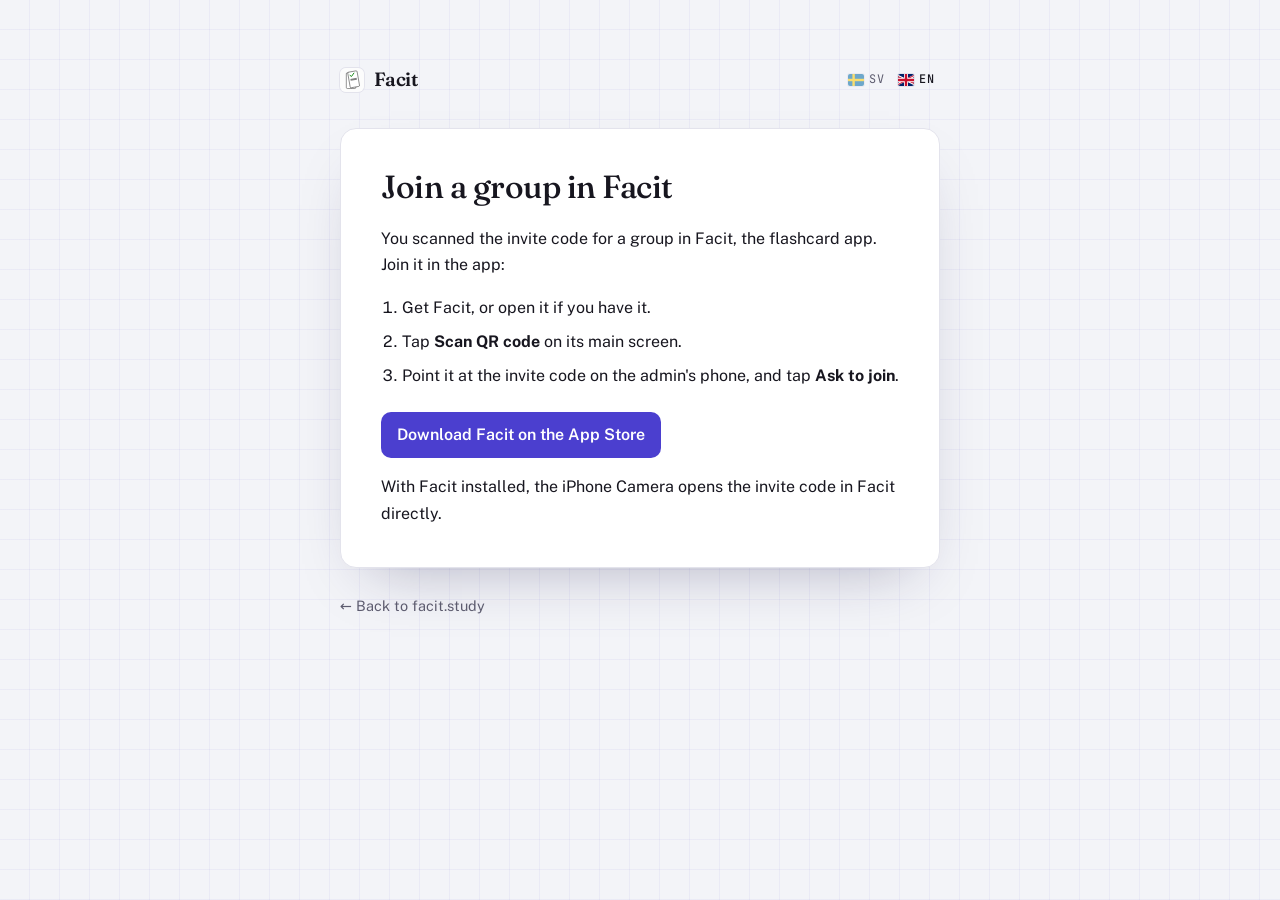
<file: join/index.html>
<!DOCTYPE html>
<html lang="en">
<head>
  <meta charset="UTF-8">
  <meta name="viewport" content="width=device-width,initial-scale=1">
  <script>
    // Swedish browsers (or anyone who picked Svenska) go to /sv/ — an explicit choice always wins
    try {
      const pref = localStorage.getItem('lang');
      const sv = pref === 'sv' || (!pref && (navigator.languages || [navigator.language]).some(l => /^sv\b/i.test(l)));
      if (sv && location.protocol.startsWith('http')) location.replace('/sv' + location.pathname + location.search + location.hash);
    } catch (e) { }
  </script>
  <title>Join a group — Facit</title>
  <meta name="description" content="Join a Facit group by scanning its invite code in the app.">
  <meta name="robots" content="noindex">
  <link rel="icon" type="image/svg+xml" href="/favicon.svg">
  <link rel="apple-touch-icon" href="/favicon.svg">
  <link rel="alternate" hreflang="en" href="https://facit.study/join/">
  <link rel="alternate" hreflang="sv" href="https://facit.study/sv/join/">
  <link rel="alternate" hreflang="x-default" href="https://facit.study/join/">
  <script src="/assets/lang.js" defer></script>
  <link rel="preconnect" href="https://fonts.googleapis.com">
  <link rel="preconnect" href="https://fonts.gstatic.com" crossorigin>
  <link rel="stylesheet" href="https://fonts.googleapis.com/css2?family=Fraunces:opsz,wght@9..144,400;9..144,500&family=JetBrains+Mono:wght@400;500&family=Public+Sans:wght@400;500;600;700&display=swap">
  <style>
    :root{
      --paper:#F3F4F8;
      --surface:#FFFFFF;
      --ink:#17161F;
      --muted:#5C5B6E;
      --rule:#E3E3EC;
      --grid:rgba(75,63,207,.055);
      --violet:#4B3FCF;
      --shadow:0 26px 60px -30px rgba(30,27,75,.34);
    }
    :root:not([data-theme="light"]){
      @media (prefers-color-scheme: dark){
        --paper:#100F17;
        --surface:#17161F;
        --ink:#ECEBF4;
        --muted:#9B99AE;
        --rule:#2B2A38;
        --grid:rgba(255,255,255,.035);
        --violet:#8B81F3;
        --shadow:0 26px 60px -30px rgba(0,0,0,.62);
      }
    }
    :root[data-theme="dark"]{
      --paper:#100F17;
      --surface:#17161F;
      --ink:#ECEBF4;
      --muted:#9B99AE;
      --rule:#2B2A38;
      --grid:rgba(255,255,255,.035);
      --violet:#8B81F3;
      --shadow:0 26px 60px -30px rgba(0,0,0,.62);
    }

    *{box-sizing:border-box}
    html{-webkit-text-size-adjust:100%}
    body{
      margin:0;
      font-family:"Public Sans", system-ui, -apple-system, "Segoe UI", Roboto, sans-serif;
      font-size:16px;
      line-height:1.65;
      color:var(--ink);
      background-color:var(--paper);
      background-image:
        linear-gradient(var(--grid) 1px, transparent 1px),
        linear-gradient(90deg, var(--grid) 1px, transparent 1px);
      background-size:30px 30px;
      background-position:-1px -1px;
    }
    ::selection{background:var(--violet);color:#fff}

    .wrap{max-width:680px;margin:0 auto;padding:clamp(28px,6vw,64px) clamp(20px,5vw,40px)}

    .top{display:flex;align-items:center;justify-content:space-between;gap:16px}
    .lang{display:flex;gap:2px;font-family:"JetBrains Mono",ui-monospace,Menlo,monospace;font-size:.74rem;letter-spacing:.04em}
    .lang a{padding:4px 6px;border-radius:6px;color:var(--muted);text-decoration:none}
    .lang a:hover{color:var(--ink)}
    .lang a[aria-current]{color:var(--ink);font-weight:500}
    .lang a{display:inline-flex;align-items:center;gap:5px}
    .lang svg{width:16px;height:12px;flex:none;border-radius:2px;box-shadow:0 0 0 1px var(--rule)}
    .lang a:not([aria-current]) svg{opacity:.55}
    .lang a:hover svg{opacity:1}
    @media (max-width:400px){.lang .code{position:absolute;width:1px;height:1px;overflow:hidden;clip-path:inset(50%);white-space:nowrap}.lang{gap:6px}}
    .brand{display:inline-flex;align-items:center;gap:10px;text-decoration:none;color:inherit;font-family:"Fraunces",Georgia,serif;font-weight:600;font-size:1.2rem;letter-spacing:-.01em}
    .brand img{width:24px;height:24px;border-radius:6px;box-shadow:0 0 0 1px var(--rule)}

    .card{
      margin-top:clamp(20px,4vw,32px);
      background:var(--surface);
      border:1px solid var(--rule);
      border-radius:16px;
      padding:clamp(22px,5vw,40px);
      box-shadow:var(--shadow);
    }

    h1{font-family:"Fraunces",Georgia,"Times New Roman",serif;font-weight:500;font-size:clamp(1.8rem,1.3rem+1.6vw,2.4rem);line-height:1.1;letter-spacing:-.015em;margin:0}
    .updated{margin-top:8px;font-family:"JetBrains Mono",ui-monospace,Menlo,monospace;font-size:.74rem;letter-spacing:.06em;text-transform:uppercase;color:var(--muted)}

    .prose{margin-top:22px}
    .prose p{margin:0 0 1rem}
    .prose p:last-child{margin-bottom:0}
    .prose a{color:var(--violet);text-decoration:underline;text-underline-offset:2px}

    .prose ol{margin:0 0 1rem;padding-left:1.3rem}
    .prose li{margin:0 0 .5rem}
    .store{display:inline-block;margin-top:6px;padding:10px 16px;border-radius:10px;background:var(--violet);color:#fff !important;text-decoration:none !important;font-weight:600}
    .back{display:inline-block;margin-top:26px;font-size:.9rem;color:var(--muted);text-decoration:none}
    .back:hover{color:var(--ink)}

    a:focus-visible{outline:2px solid var(--violet);outline-offset:2px;border-radius:6px}
  </style>
</head>
<body>
  <div class="wrap">
    <div class="top">
      <a class="brand" href="/"><img src="/favicon.svg" alt="" width="24" height="24">Facit</a>
      <nav class="lang" aria-label="Language">
        <a href="/sv/join/" hreflang="sv" lang="sv" data-lang="sv"><svg viewBox="0 0 16 10" preserveAspectRatio="xMidYMid slice" aria-hidden="true"><rect width="16" height="10" fill="#006AA7"/><rect x="5" width="2" height="10" fill="#FECC00"/><rect y="4" width="16" height="2" fill="#FECC00"/></svg><span class="code">SV</span></a>
        <a href="/join/" hreflang="en" data-lang="en" aria-current="page"><svg viewBox="0 0 60 30" preserveAspectRatio="xMidYMid slice" aria-hidden="true"><clipPath id="flag-gb"><path d="M30,15h30v15zv15h-30zh-30v-15zv-15h30z"/></clipPath><path d="M0,0v30h60v-30z" fill="#012169"/><path d="M0,0L60,30M60,0L0,30" stroke="#fff" stroke-width="6"/><path d="M0,0L60,30M60,0L0,30" clip-path="url(#flag-gb)" stroke="#C8102E" stroke-width="4"/><path d="M30,0v30M0,15h60" stroke="#fff" stroke-width="10"/><path d="M30,0v30M0,15h60" stroke="#C8102E" stroke-width="6"/></svg><span class="code">EN</span></a>
      </nav>
    </div>

    <div class="card">
      <h1>Join a group in Facit</h1>

      <div class="prose">
        <p>You scanned the invite code for a group in Facit, the flashcard app.
        Join it in the app:</p>
        <ol>
          <li>Get Facit, or open it if you have it.</li>
          <li>Tap <b>Scan QR code</b> on its main screen.</li>
          <li>Point it at the invite code on the admin's phone, and tap <b>Ask to join</b>.</li>
        </ol>
        <p><a class="store" href="https://apps.apple.com/app/id6809219720">Download Facit on the App Store</a></p>
        <p>With Facit installed, the iPhone Camera opens the invite code in Facit
        directly.</p>
      </div>
    </div>

    <a class="back" href="/">&larr; Back to facit.study</a>
  </div>
</body>
</html>
</file>
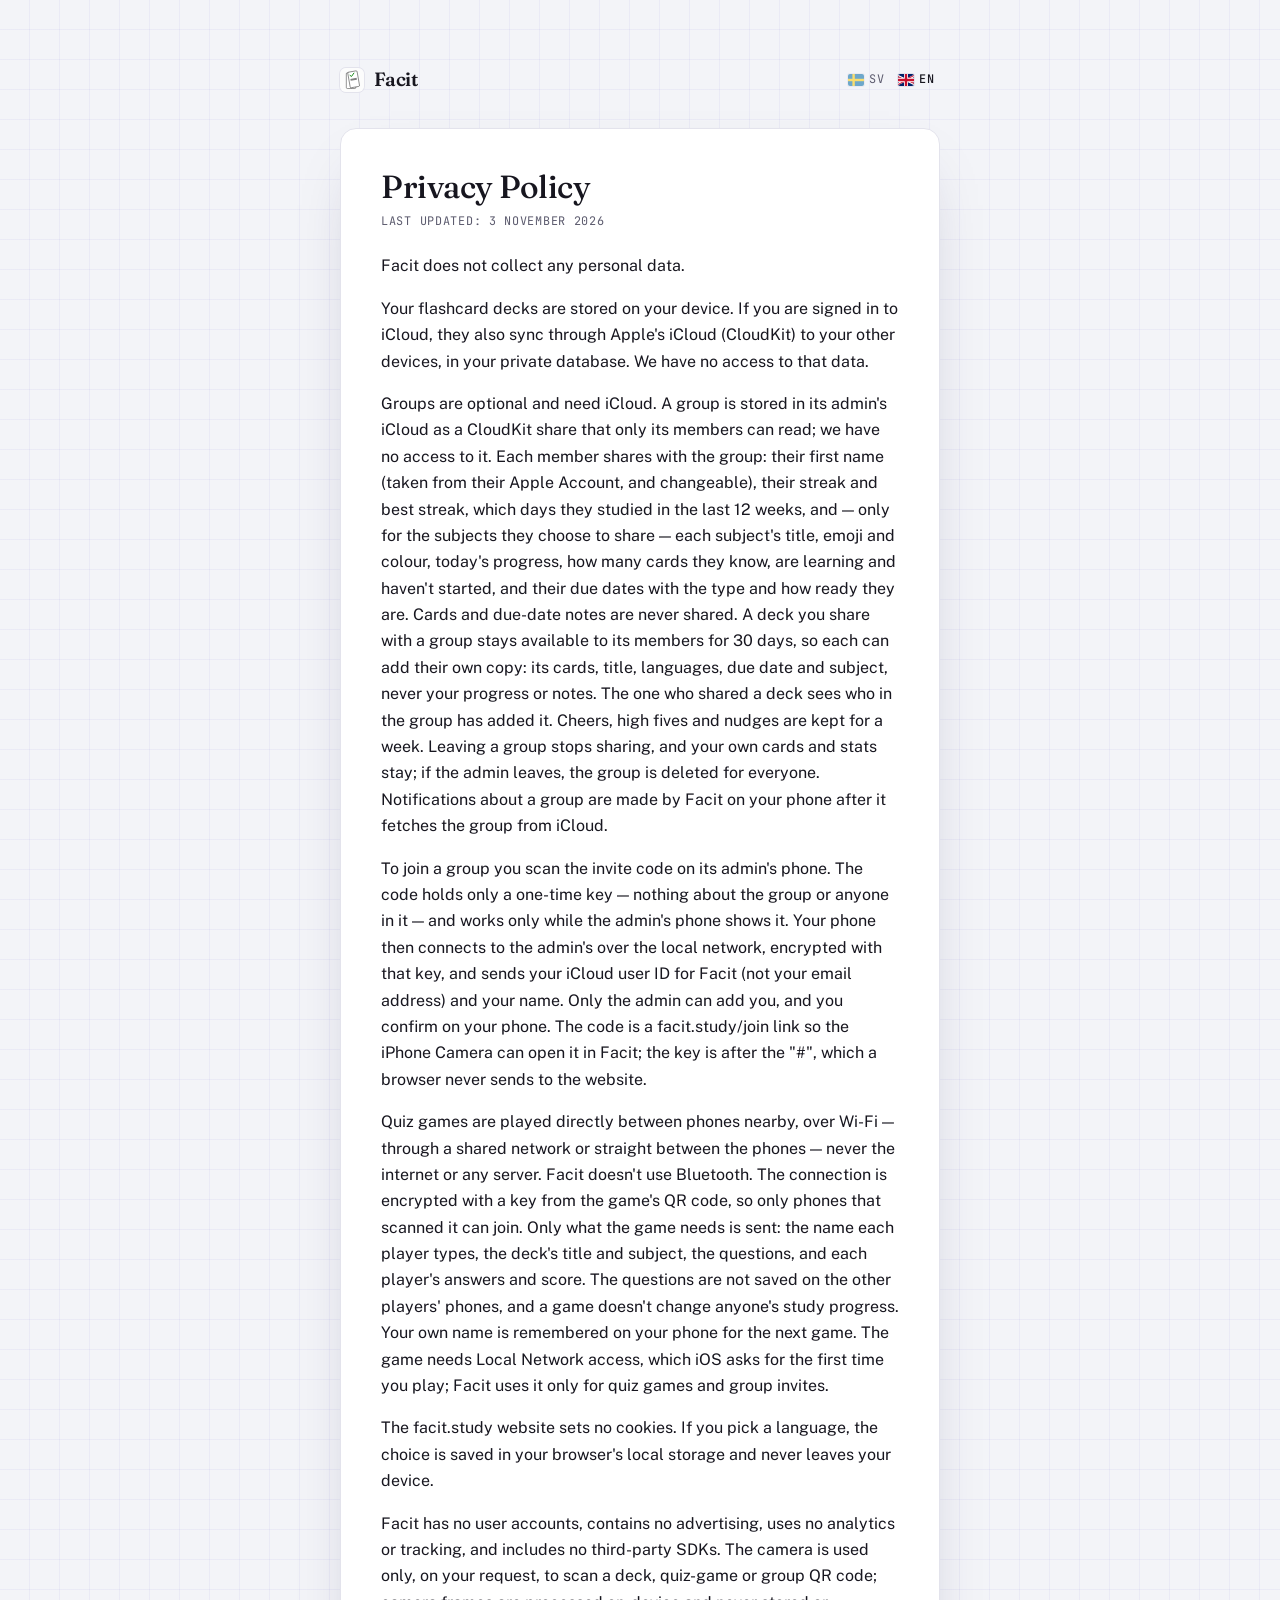
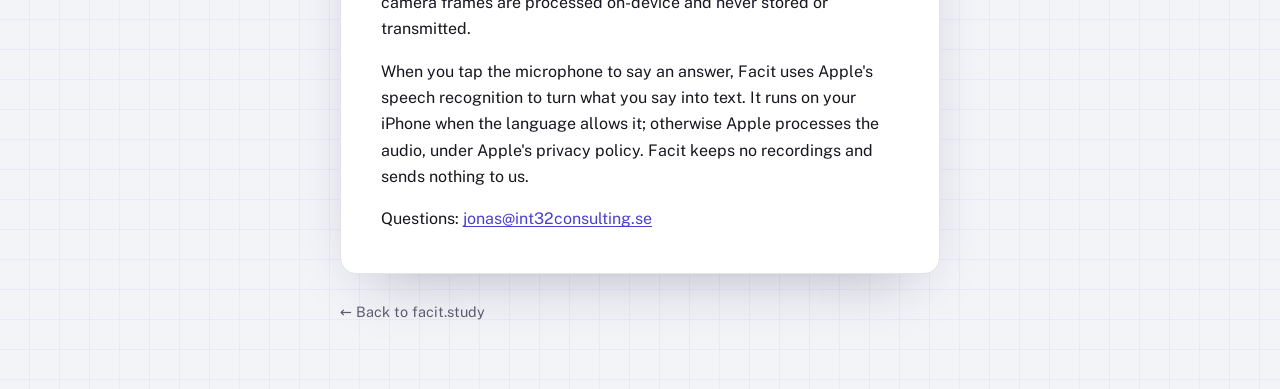
<file: privacy/index.html>
<!DOCTYPE html>
<html lang="en">
<head>
  <meta charset="UTF-8">
  <meta name="viewport" content="width=device-width,initial-scale=1">
  <script>
    // Swedish browsers (or anyone who picked Svenska) go to /sv/ — an explicit choice always wins
    try {
      const pref = localStorage.getItem('lang');
      const sv = pref === 'sv' || (!pref && (navigator.languages || [navigator.language]).some(l => /^sv\b/i.test(l)));
      if (sv && location.protocol.startsWith('http')) location.replace('/sv' + location.pathname + location.search + location.hash);
    } catch (e) { }
  </script>
  <title>Privacy Policy — Facit</title>
  <meta name="description" content="Facit's privacy policy. Facit collects no personal data.">
  <link rel="icon" type="image/svg+xml" href="/favicon.svg">
  <link rel="apple-touch-icon" href="/favicon.svg">
  <link rel="alternate" hreflang="en" href="https://facit.study/privacy/">
  <link rel="alternate" hreflang="sv" href="https://facit.study/sv/privacy/">
  <link rel="alternate" hreflang="x-default" href="https://facit.study/privacy/">
  <script src="/assets/lang.js" defer></script>
  <link rel="preconnect" href="https://fonts.googleapis.com">
  <link rel="preconnect" href="https://fonts.gstatic.com" crossorigin>
  <link rel="stylesheet" href="https://fonts.googleapis.com/css2?family=Fraunces:opsz,wght@9..144,400;9..144,500&family=JetBrains+Mono:wght@400;500&family=Public+Sans:wght@400;500;600;700&display=swap">
  <style>
    :root{
      --paper:#F3F4F8;
      --surface:#FFFFFF;
      --ink:#17161F;
      --muted:#5C5B6E;
      --rule:#E3E3EC;
      --grid:rgba(75,63,207,.055);
      --violet:#4B3FCF;
      --shadow:0 26px 60px -30px rgba(30,27,75,.34);
    }
    :root:not([data-theme="light"]){
      @media (prefers-color-scheme: dark){
        --paper:#100F17;
        --surface:#17161F;
        --ink:#ECEBF4;
        --muted:#9B99AE;
        --rule:#2B2A38;
        --grid:rgba(255,255,255,.035);
        --violet:#8B81F3;
        --shadow:0 26px 60px -30px rgba(0,0,0,.62);
      }
    }
    :root[data-theme="dark"]{
      --paper:#100F17;
      --surface:#17161F;
      --ink:#ECEBF4;
      --muted:#9B99AE;
      --rule:#2B2A38;
      --grid:rgba(255,255,255,.035);
      --violet:#8B81F3;
      --shadow:0 26px 60px -30px rgba(0,0,0,.62);
    }

    *{box-sizing:border-box}
    html{-webkit-text-size-adjust:100%}
    body{
      margin:0;
      font-family:"Public Sans", system-ui, -apple-system, "Segoe UI", Roboto, sans-serif;
      font-size:16px;
      line-height:1.65;
      color:var(--ink);
      background-color:var(--paper);
      background-image:
        linear-gradient(var(--grid) 1px, transparent 1px),
        linear-gradient(90deg, var(--grid) 1px, transparent 1px);
      background-size:30px 30px;
      background-position:-1px -1px;
    }
    ::selection{background:var(--violet);color:#fff}

    .wrap{max-width:680px;margin:0 auto;padding:clamp(28px,6vw,64px) clamp(20px,5vw,40px)}

    .top{display:flex;align-items:center;justify-content:space-between;gap:16px}
    .lang{display:flex;gap:2px;font-family:"JetBrains Mono",ui-monospace,Menlo,monospace;font-size:.74rem;letter-spacing:.04em}
    .lang a{padding:4px 6px;border-radius:6px;color:var(--muted);text-decoration:none}
    .lang a:hover{color:var(--ink)}
    .lang a[aria-current]{color:var(--ink);font-weight:500}
    .lang a{display:inline-flex;align-items:center;gap:5px}
    .lang svg{width:16px;height:12px;flex:none;border-radius:2px;box-shadow:0 0 0 1px var(--rule)}
    .lang a:not([aria-current]) svg{opacity:.55}
    .lang a:hover svg{opacity:1}
    @media (max-width:400px){.lang .code{position:absolute;width:1px;height:1px;overflow:hidden;clip-path:inset(50%);white-space:nowrap}.lang{gap:6px}}
    .brand{display:inline-flex;align-items:center;gap:10px;text-decoration:none;color:inherit;font-family:"Fraunces",Georgia,serif;font-weight:600;font-size:1.2rem;letter-spacing:-.01em}
    .brand img{width:24px;height:24px;border-radius:6px;box-shadow:0 0 0 1px var(--rule)}

    .card{
      margin-top:clamp(20px,4vw,32px);
      background:var(--surface);
      border:1px solid var(--rule);
      border-radius:16px;
      padding:clamp(22px,5vw,40px);
      box-shadow:var(--shadow);
    }

    h1{font-family:"Fraunces",Georgia,"Times New Roman",serif;font-weight:500;font-size:clamp(1.8rem,1.3rem+1.6vw,2.4rem);line-height:1.1;letter-spacing:-.015em;margin:0}
    .updated{margin-top:8px;font-family:"JetBrains Mono",ui-monospace,Menlo,monospace;font-size:.74rem;letter-spacing:.06em;text-transform:uppercase;color:var(--muted)}

    .prose{margin-top:22px}
    .prose p{margin:0 0 1rem}
    .prose p:last-child{margin-bottom:0}
    .prose a{color:var(--violet);text-decoration:underline;text-underline-offset:2px}

    .back{display:inline-block;margin-top:26px;font-size:.9rem;color:var(--muted);text-decoration:none}
    .back:hover{color:var(--ink)}

    a:focus-visible{outline:2px solid var(--violet);outline-offset:2px;border-radius:6px}
  </style>
</head>
<body>
  <div class="wrap">
    <div class="top">
      <a class="brand" href="/"><img src="/favicon.svg" alt="" width="24" height="24">Facit</a>
      <nav class="lang" aria-label="Language">
        <a href="/sv/privacy/" hreflang="sv" lang="sv" data-lang="sv"><svg viewBox="0 0 16 10" preserveAspectRatio="xMidYMid slice" aria-hidden="true"><rect width="16" height="10" fill="#006AA7"/><rect x="5" width="2" height="10" fill="#FECC00"/><rect y="4" width="16" height="2" fill="#FECC00"/></svg><span class="code">SV</span></a>
        <a href="/privacy/" hreflang="en" data-lang="en" aria-current="page"><svg viewBox="0 0 60 30" preserveAspectRatio="xMidYMid slice" aria-hidden="true"><clipPath id="flag-gb"><path d="M30,15h30v15zv15h-30zh-30v-15zv-15h30z"/></clipPath><path d="M0,0v30h60v-30z" fill="#012169"/><path d="M0,0L60,30M60,0L0,30" stroke="#fff" stroke-width="6"/><path d="M0,0L60,30M60,0L0,30" clip-path="url(#flag-gb)" stroke="#C8102E" stroke-width="4"/><path d="M30,0v30M0,15h60" stroke="#fff" stroke-width="10"/><path d="M30,0v30M0,15h60" stroke="#C8102E" stroke-width="6"/></svg><span class="code">EN</span></a>
      </nav>
    </div>

    <div class="card">
      <h1>Privacy Policy</h1>
      <p class="updated">Last updated: 3 November 2026</p>

      <div class="prose">
        <p>Facit does not collect any personal data.</p>

        <p>Your flashcard decks are stored on your device. If you are signed in to
        iCloud, they also sync through Apple's iCloud (CloudKit) to your other
        devices, in your private database. We have no access to that data.</p>

        <p>Groups are optional and need iCloud. A group is stored in its admin's
        iCloud as a CloudKit share that only its members can read; we have no
        access to it. Each member shares with the group: their first name (taken
        from their Apple Account, and changeable), their streak and best streak,
        which days they studied in the last 12 weeks, and — only for the subjects
        they choose to share — each subject's title, emoji and colour, today's
        progress, how many cards they know, are learning and haven't started, and
        their due dates with the type and how ready they are. Cards and due-date
        notes are never shared. A deck you share with a group stays available to
        its members for 30 days, so each can add their own copy: its cards, title,
        languages, due date and subject, never your progress or notes. The one
        who shared a deck sees who in the group has added it. Cheers,
        high fives and nudges are kept for a week. Leaving a group stops sharing,
        and your own cards and stats stay; if the admin leaves, the group is
        deleted for everyone. Notifications about a group are made by Facit on
        your phone after it fetches the group from iCloud.</p>

        <p>To join a group you scan the invite code on its admin's phone. The code
        holds only a one-time key — nothing about the group or anyone in it — and
        works only while the admin's phone shows it. Your phone then connects to
        the admin's over the local network, encrypted with that key, and sends your
        iCloud user ID for Facit (not your email address) and your name. Only the
        admin can add you, and you confirm on your phone. The code is a
        facit.study/join link so the iPhone Camera can open it in Facit; the key is
        after the "#", which a browser never sends to the website.</p>

        <p>Quiz games are played directly between phones nearby, over Wi-Fi —
        through a shared network or straight between the phones — never the
        internet or any server. Facit doesn't use Bluetooth. The connection is
        encrypted with a key from the game's QR code, so only phones that scanned
        it can join. Only what the game needs is sent: the name each player types,
        the deck's title and subject, the questions, and each player's answers and
        score. The questions are not saved on the other players' phones, and a game
        doesn't change anyone's study progress. Your own name is remembered on your
        phone for the next game. The game needs Local Network access, which iOS
        asks for the first time you play; Facit uses it only for quiz games and
        group invites.</p>

        <p>The facit.study website sets no cookies. If you pick a language, the
        choice is saved in your browser's local storage and never leaves your
        device.</p>

        <p>Facit has no user accounts, contains no advertising, uses no analytics
        or tracking, and includes no third-party SDKs. The camera is used only, on
        your request, to scan a deck, quiz-game or group QR code; camera frames are processed
        on-device and never stored or transmitted.</p>

        <p>When you tap the microphone to say an answer, Facit uses Apple's speech
        recognition to turn what you say into text. It runs on your iPhone when the
        language allows it; otherwise Apple processes the audio, under Apple's
        privacy policy. Facit keeps no recordings and sends nothing to us.</p>

        <p>Questions: <a href="mailto:jonas@int32consulting.se">jonas@int32consulting.se</a></p>
      </div>
    </div>

    <a class="back" href="/">&larr; Back to facit.study</a>
  </div>
</body>
</html>
</file>
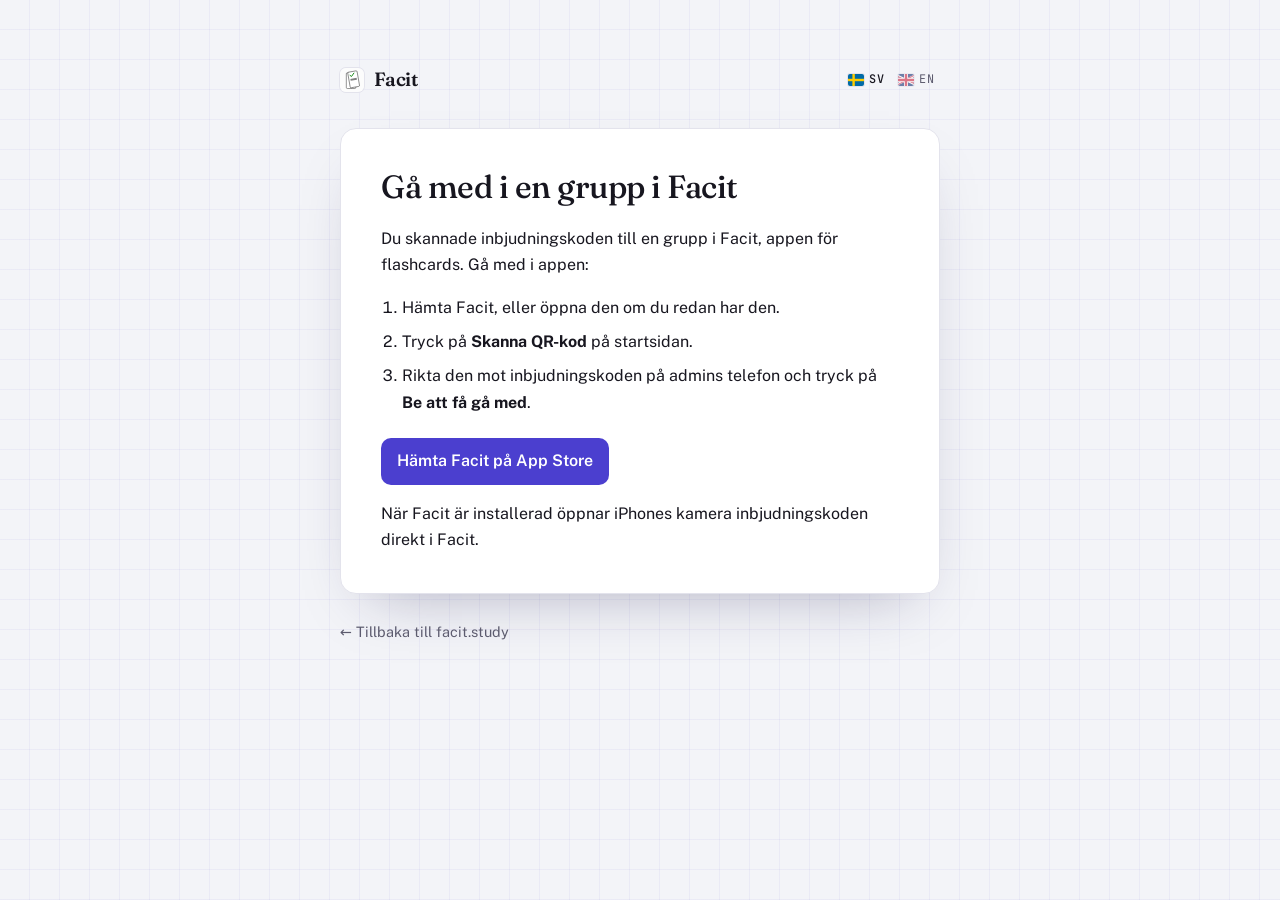
<file: sv/join/index.html>
<!DOCTYPE html>
<html lang="sv">
<head>
  <meta charset="UTF-8">
  <meta name="viewport" content="width=device-width,initial-scale=1">

  <title>Gå med i en grupp — Facit</title>
  <meta name="description" content="Gå med i en grupp i Facit genom att skanna inbjudningskoden i appen.">
  <meta name="robots" content="noindex">
  <link rel="icon" type="image/svg+xml" href="/favicon.svg">
  <link rel="apple-touch-icon" href="/favicon.svg">
  <link rel="alternate" hreflang="en" href="https://facit.study/join/">
  <link rel="alternate" hreflang="sv" href="https://facit.study/sv/join/">
  <link rel="alternate" hreflang="x-default" href="https://facit.study/join/">
  <script src="/assets/lang.js" defer></script>
  <link rel="preconnect" href="https://fonts.googleapis.com">
  <link rel="preconnect" href="https://fonts.gstatic.com" crossorigin>
  <link rel="stylesheet" href="https://fonts.googleapis.com/css2?family=Fraunces:opsz,wght@9..144,400;9..144,500&family=JetBrains+Mono:wght@400;500&family=Public+Sans:wght@400;500;600;700&display=swap">
  <style>
    :root{
      --paper:#F3F4F8;
      --surface:#FFFFFF;
      --ink:#17161F;
      --muted:#5C5B6E;
      --rule:#E3E3EC;
      --grid:rgba(75,63,207,.055);
      --violet:#4B3FCF;
      --shadow:0 26px 60px -30px rgba(30,27,75,.34);
    }
    :root:not([data-theme="light"]){
      @media (prefers-color-scheme: dark){
        --paper:#100F17;
        --surface:#17161F;
        --ink:#ECEBF4;
        --muted:#9B99AE;
        --rule:#2B2A38;
        --grid:rgba(255,255,255,.035);
        --violet:#8B81F3;
        --shadow:0 26px 60px -30px rgba(0,0,0,.62);
      }
    }
    :root[data-theme="dark"]{
      --paper:#100F17;
      --surface:#17161F;
      --ink:#ECEBF4;
      --muted:#9B99AE;
      --rule:#2B2A38;
      --grid:rgba(255,255,255,.035);
      --violet:#8B81F3;
      --shadow:0 26px 60px -30px rgba(0,0,0,.62);
    }

    *{box-sizing:border-box}
    html{-webkit-text-size-adjust:100%}
    body{
      margin:0;
      font-family:"Public Sans", system-ui, -apple-system, "Segoe UI", Roboto, sans-serif;
      font-size:16px;
      line-height:1.65;
      color:var(--ink);
      background-color:var(--paper);
      background-image:
        linear-gradient(var(--grid) 1px, transparent 1px),
        linear-gradient(90deg, var(--grid) 1px, transparent 1px);
      background-size:30px 30px;
      background-position:-1px -1px;
    }
    ::selection{background:var(--violet);color:#fff}

    .wrap{max-width:680px;margin:0 auto;padding:clamp(28px,6vw,64px) clamp(20px,5vw,40px)}

    .top{display:flex;align-items:center;justify-content:space-between;gap:16px}
    .lang{display:flex;gap:2px;font-family:"JetBrains Mono",ui-monospace,Menlo,monospace;font-size:.74rem;letter-spacing:.04em}
    .lang a{padding:4px 6px;border-radius:6px;color:var(--muted);text-decoration:none}
    .lang a:hover{color:var(--ink)}
    .lang a[aria-current]{color:var(--ink);font-weight:500}
    .lang a{display:inline-flex;align-items:center;gap:5px}
    .lang svg{width:16px;height:12px;flex:none;border-radius:2px;box-shadow:0 0 0 1px var(--rule)}
    .lang a:not([aria-current]) svg{opacity:.55}
    .lang a:hover svg{opacity:1}
    @media (max-width:400px){.lang .code{position:absolute;width:1px;height:1px;overflow:hidden;clip-path:inset(50%);white-space:nowrap}.lang{gap:6px}}
    .brand{display:inline-flex;align-items:center;gap:10px;text-decoration:none;color:inherit;font-family:"Fraunces",Georgia,serif;font-weight:600;font-size:1.2rem;letter-spacing:-.01em}
    .brand img{width:24px;height:24px;border-radius:6px;box-shadow:0 0 0 1px var(--rule)}

    .card{
      margin-top:clamp(20px,4vw,32px);
      background:var(--surface);
      border:1px solid var(--rule);
      border-radius:16px;
      padding:clamp(22px,5vw,40px);
      box-shadow:var(--shadow);
    }

    h1{font-family:"Fraunces",Georgia,"Times New Roman",serif;font-weight:500;font-size:clamp(1.8rem,1.3rem+1.6vw,2.4rem);line-height:1.1;letter-spacing:-.015em;margin:0}
    .updated{margin-top:8px;font-family:"JetBrains Mono",ui-monospace,Menlo,monospace;font-size:.74rem;letter-spacing:.06em;text-transform:uppercase;color:var(--muted)}

    .prose{margin-top:22px}
    .prose p{margin:0 0 1rem}
    .prose p:last-child{margin-bottom:0}
    .prose a{color:var(--violet);text-decoration:underline;text-underline-offset:2px}

    .prose ol{margin:0 0 1rem;padding-left:1.3rem}
    .prose li{margin:0 0 .5rem}
    .store{display:inline-block;margin-top:6px;padding:10px 16px;border-radius:10px;background:var(--violet);color:#fff !important;text-decoration:none !important;font-weight:600}
    .back{display:inline-block;margin-top:26px;font-size:.9rem;color:var(--muted);text-decoration:none}
    .back:hover{color:var(--ink)}

    a:focus-visible{outline:2px solid var(--violet);outline-offset:2px;border-radius:6px}
  </style>
</head>
<body>
  <div class="wrap">
    <div class="top">
      <a class="brand" href="/"><img src="/favicon.svg" alt="" width="24" height="24">Facit</a>
      <nav class="lang" aria-label="Language">
        <a href="/sv/join/" hreflang="sv" lang="sv" data-lang="sv" aria-current="page"><svg viewBox="0 0 16 10" preserveAspectRatio="xMidYMid slice" aria-hidden="true"><rect width="16" height="10" fill="#006AA7"/><rect x="5" width="2" height="10" fill="#FECC00"/><rect y="4" width="16" height="2" fill="#FECC00"/></svg><span class="code">SV</span></a>
        <a href="/join/" hreflang="en" data-lang="en"><svg viewBox="0 0 60 30" preserveAspectRatio="xMidYMid slice" aria-hidden="true"><clipPath id="flag-gb"><path d="M30,15h30v15zv15h-30zh-30v-15zv-15h30z"/></clipPath><path d="M0,0v30h60v-30z" fill="#012169"/><path d="M0,0L60,30M60,0L0,30" stroke="#fff" stroke-width="6"/><path d="M0,0L60,30M60,0L0,30" clip-path="url(#flag-gb)" stroke="#C8102E" stroke-width="4"/><path d="M30,0v30M0,15h60" stroke="#fff" stroke-width="10"/><path d="M30,0v30M0,15h60" stroke="#C8102E" stroke-width="6"/></svg><span class="code">EN</span></a>
      </nav>
    </div>

    <div class="card">
      <h1>Gå med i en grupp i Facit</h1>

      <div class="prose">
        <p>Du skannade inbjudningskoden till en grupp i Facit, appen för
        flashcards. Gå med i appen:</p>
        <ol>
          <li>Hämta Facit, eller öppna den om du redan har den.</li>
          <li>Tryck på <b>Skanna QR-kod</b> på startsidan.</li>
          <li>Rikta den mot inbjudningskoden på admins telefon och tryck på <b>Be att få gå med</b>.</li>
        </ol>
        <p><a class="store" href="https://apps.apple.com/app/id6809219720">Hämta Facit på App Store</a></p>
        <p>När Facit är installerad öppnar iPhones kamera inbjudningskoden direkt
        i Facit.</p>
      </div>
    </div>

    <a class="back" href="/sv/">&larr; Tillbaka till facit.study</a>
  </div>
</body>
</html>
</file>
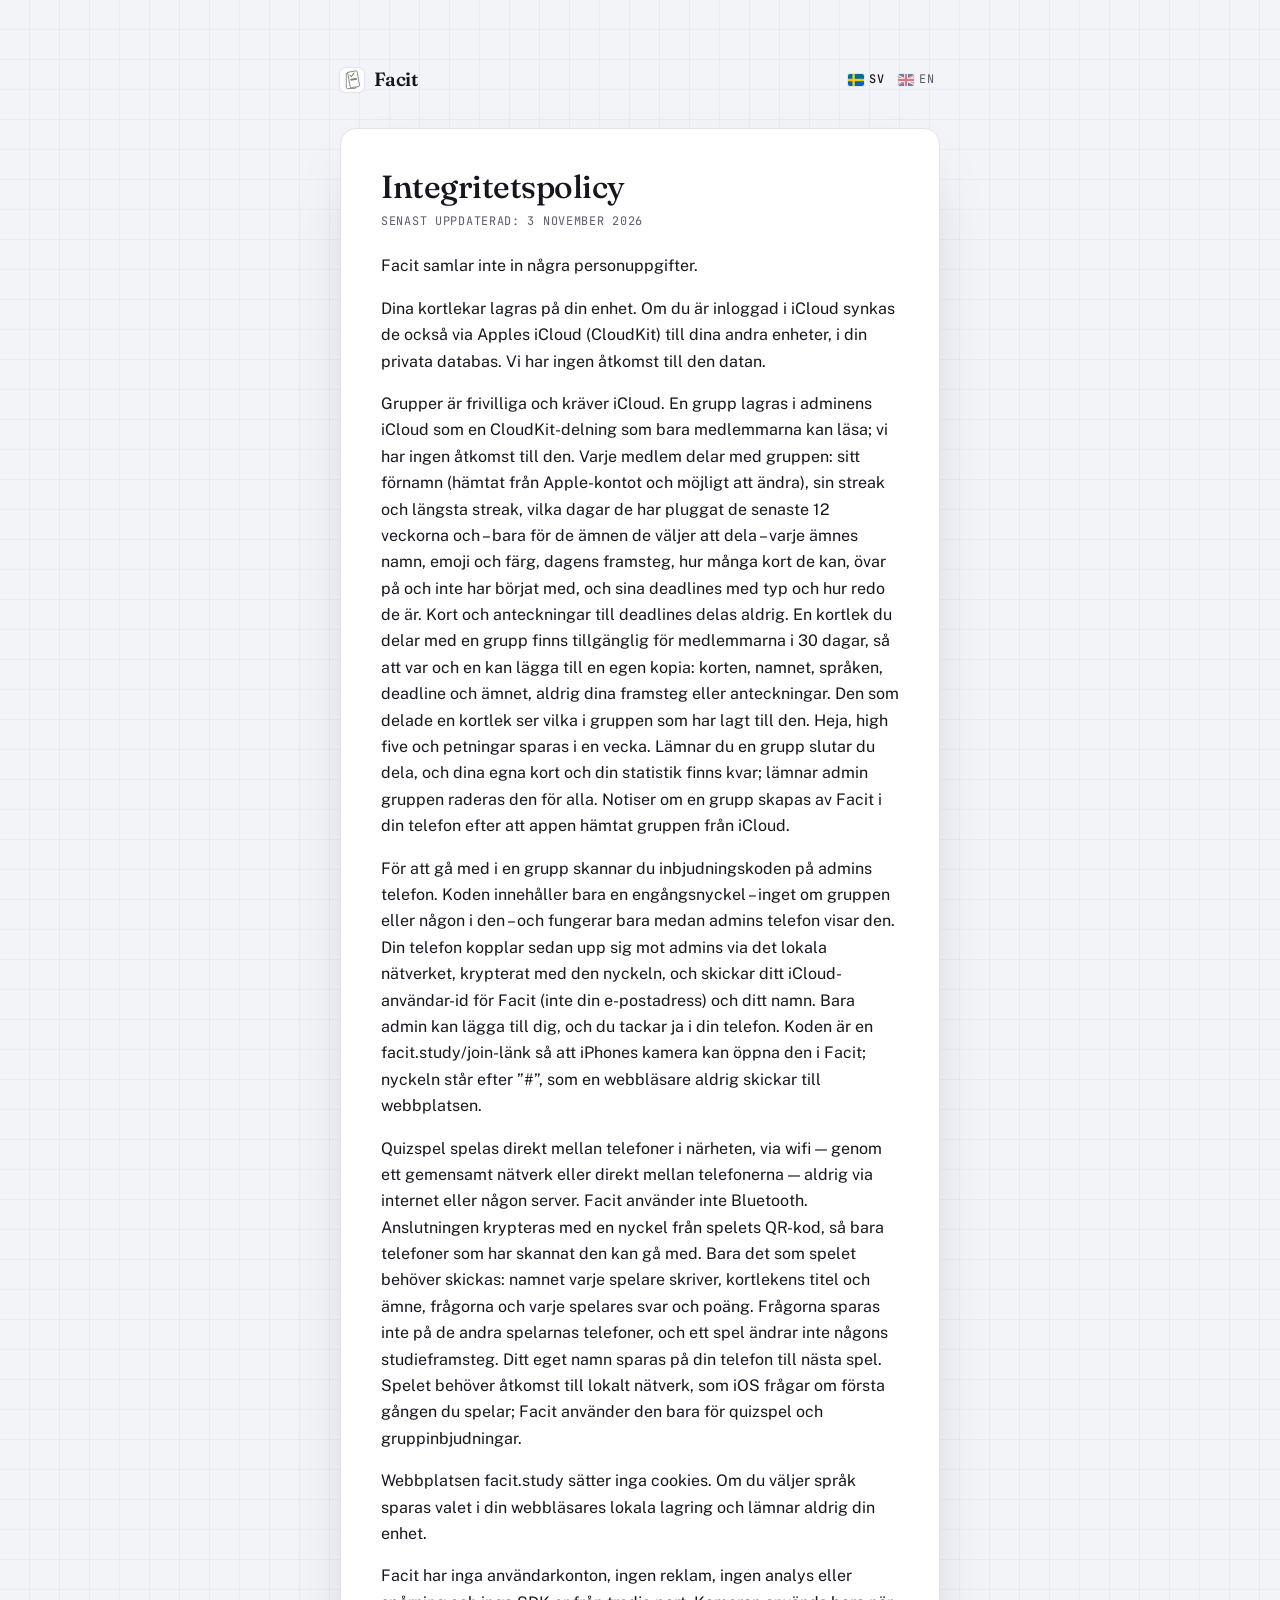
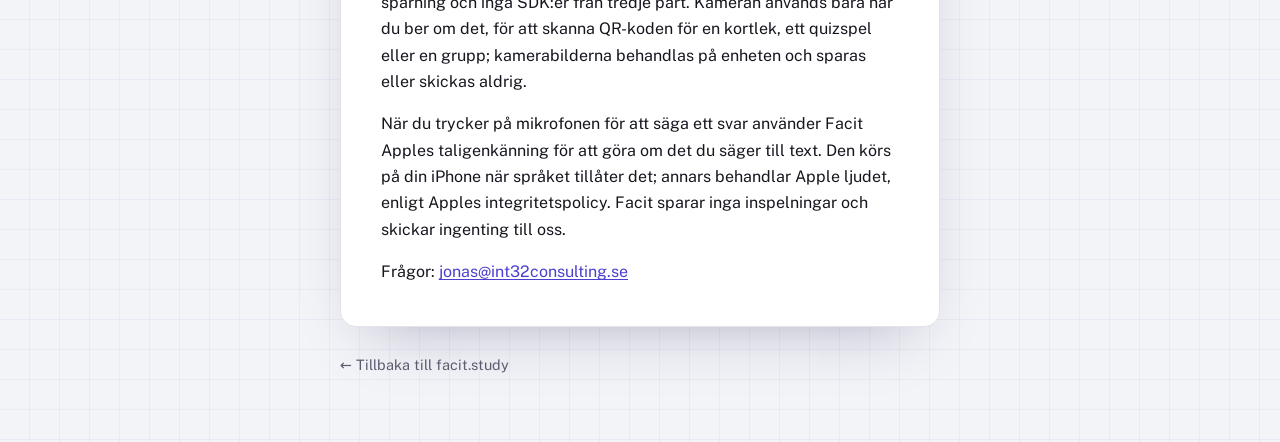
<file: sv/privacy/index.html>
<!DOCTYPE html>
<html lang="sv">
<head>
  <meta charset="UTF-8">
  <meta name="viewport" content="width=device-width,initial-scale=1">
  <title>Integritetspolicy — Facit</title>
  <meta name="description" content="Facits integritetspolicy. Facit samlar inte in några personuppgifter.">
  <link rel="icon" type="image/svg+xml" href="/favicon.svg">
  <link rel="apple-touch-icon" href="/favicon.svg">
  <link rel="alternate" hreflang="en" href="https://facit.study/privacy/">
  <link rel="alternate" hreflang="sv" href="https://facit.study/sv/privacy/">
  <link rel="alternate" hreflang="x-default" href="https://facit.study/privacy/">
  <script src="/assets/lang.js" defer></script>
  <link rel="preconnect" href="https://fonts.googleapis.com">
  <link rel="preconnect" href="https://fonts.gstatic.com" crossorigin>
  <link rel="stylesheet" href="https://fonts.googleapis.com/css2?family=Fraunces:opsz,wght@9..144,400;9..144,500&family=JetBrains+Mono:wght@400;500&family=Public+Sans:wght@400;500;600;700&display=swap">
  <style>
    :root{
      --paper:#F3F4F8;
      --surface:#FFFFFF;
      --ink:#17161F;
      --muted:#5C5B6E;
      --rule:#E3E3EC;
      --grid:rgba(75,63,207,.055);
      --violet:#4B3FCF;
      --shadow:0 26px 60px -30px rgba(30,27,75,.34);
    }
    :root:not([data-theme="light"]){
      @media (prefers-color-scheme: dark){
        --paper:#100F17;
        --surface:#17161F;
        --ink:#ECEBF4;
        --muted:#9B99AE;
        --rule:#2B2A38;
        --grid:rgba(255,255,255,.035);
        --violet:#8B81F3;
        --shadow:0 26px 60px -30px rgba(0,0,0,.62);
      }
    }
    :root[data-theme="dark"]{
      --paper:#100F17;
      --surface:#17161F;
      --ink:#ECEBF4;
      --muted:#9B99AE;
      --rule:#2B2A38;
      --grid:rgba(255,255,255,.035);
      --violet:#8B81F3;
      --shadow:0 26px 60px -30px rgba(0,0,0,.62);
    }

    *{box-sizing:border-box}
    html{-webkit-text-size-adjust:100%}
    body{
      margin:0;
      font-family:"Public Sans", system-ui, -apple-system, "Segoe UI", Roboto, sans-serif;
      font-size:16px;
      line-height:1.65;
      color:var(--ink);
      background-color:var(--paper);
      background-image:
        linear-gradient(var(--grid) 1px, transparent 1px),
        linear-gradient(90deg, var(--grid) 1px, transparent 1px);
      background-size:30px 30px;
      background-position:-1px -1px;
    }
    ::selection{background:var(--violet);color:#fff}

    .wrap{max-width:680px;margin:0 auto;padding:clamp(28px,6vw,64px) clamp(20px,5vw,40px)}

    .top{display:flex;align-items:center;justify-content:space-between;gap:16px}
    .lang{display:flex;gap:2px;font-family:"JetBrains Mono",ui-monospace,Menlo,monospace;font-size:.74rem;letter-spacing:.04em}
    .lang a{padding:4px 6px;border-radius:6px;color:var(--muted);text-decoration:none}
    .lang a:hover{color:var(--ink)}
    .lang a[aria-current]{color:var(--ink);font-weight:500}
    .lang a{display:inline-flex;align-items:center;gap:5px}
    .lang svg{width:16px;height:12px;flex:none;border-radius:2px;box-shadow:0 0 0 1px var(--rule)}
    .lang a:not([aria-current]) svg{opacity:.55}
    .lang a:hover svg{opacity:1}
    @media (max-width:400px){.lang .code{position:absolute;width:1px;height:1px;overflow:hidden;clip-path:inset(50%);white-space:nowrap}.lang{gap:6px}}
    .brand{display:inline-flex;align-items:center;gap:10px;text-decoration:none;color:inherit;font-family:"Fraunces",Georgia,serif;font-weight:600;font-size:1.2rem;letter-spacing:-.01em}
    .brand img{width:24px;height:24px;border-radius:6px;box-shadow:0 0 0 1px var(--rule)}

    .card{
      margin-top:clamp(20px,4vw,32px);
      background:var(--surface);
      border:1px solid var(--rule);
      border-radius:16px;
      padding:clamp(22px,5vw,40px);
      box-shadow:var(--shadow);
    }

    h1{font-family:"Fraunces",Georgia,"Times New Roman",serif;font-weight:500;font-size:clamp(1.8rem,1.3rem+1.6vw,2.4rem);line-height:1.1;letter-spacing:-.015em;margin:0}
    .updated{margin-top:8px;font-family:"JetBrains Mono",ui-monospace,Menlo,monospace;font-size:.74rem;letter-spacing:.06em;text-transform:uppercase;color:var(--muted)}

    .prose{margin-top:22px}
    .prose p{margin:0 0 1rem}
    .prose p:last-child{margin-bottom:0}
    .prose a{color:var(--violet);text-decoration:underline;text-underline-offset:2px}

    .back{display:inline-block;margin-top:26px;font-size:.9rem;color:var(--muted);text-decoration:none}
    .back:hover{color:var(--ink)}

    a:focus-visible{outline:2px solid var(--violet);outline-offset:2px;border-radius:6px}
  </style>
</head>
<body>
  <div class="wrap">
    <div class="top">
      <a class="brand" href="/sv/"><img src="/favicon.svg" alt="" width="24" height="24">Facit</a>
      <nav class="lang" aria-label="Språk">
        <a href="/sv/privacy/" hreflang="sv" data-lang="sv" aria-current="page"><svg viewBox="0 0 16 10" preserveAspectRatio="xMidYMid slice" aria-hidden="true"><rect width="16" height="10" fill="#006AA7"/><rect x="5" width="2" height="10" fill="#FECC00"/><rect y="4" width="16" height="2" fill="#FECC00"/></svg><span class="code">SV</span></a>
        <a href="/privacy/" hreflang="en" lang="en" data-lang="en"><svg viewBox="0 0 60 30" preserveAspectRatio="xMidYMid slice" aria-hidden="true"><clipPath id="flag-gb"><path d="M30,15h30v15zv15h-30zh-30v-15zv-15h30z"/></clipPath><path d="M0,0v30h60v-30z" fill="#012169"/><path d="M0,0L60,30M60,0L0,30" stroke="#fff" stroke-width="6"/><path d="M0,0L60,30M60,0L0,30" clip-path="url(#flag-gb)" stroke="#C8102E" stroke-width="4"/><path d="M30,0v30M0,15h60" stroke="#fff" stroke-width="10"/><path d="M30,0v30M0,15h60" stroke="#C8102E" stroke-width="6"/></svg><span class="code">EN</span></a>
      </nav>
    </div>

    <div class="card">
      <h1>Integritetspolicy</h1>
      <p class="updated">Senast uppdaterad: 3 november 2026</p>

      <div class="prose">
        <p>Facit samlar inte in några personuppgifter.</p>

        <p>Dina kortlekar lagras på din enhet. Om du är inloggad i iCloud synkas de
        också via Apples iCloud (CloudKit) till dina andra enheter, i din privata
        databas. Vi har ingen åtkomst till den datan.</p>

        <p>Grupper är frivilliga och kräver iCloud. En grupp lagras i adminens
        iCloud som en CloudKit-delning som bara medlemmarna kan läsa; vi har ingen
        åtkomst till den. Varje medlem delar med gruppen: sitt förnamn (hämtat från
        Apple-kontot och möjligt att ändra), sin streak och längsta streak, vilka
        dagar de har pluggat de senaste 12 veckorna och – bara för de ämnen de
        väljer att dela – varje ämnes namn, emoji och färg, dagens framsteg, hur
        många kort de kan, övar på och inte har börjat med, och sina deadlines med
        typ och hur redo de är. Kort och anteckningar till deadlines delas aldrig.
        En kortlek du delar med en grupp finns tillgänglig för medlemmarna i 30
        dagar, så att var och en kan lägga till en egen kopia: korten, namnet,
        språken, deadline och ämnet, aldrig dina framsteg eller anteckningar. Den
        som delade en kortlek ser vilka i gruppen som har lagt till den. Heja,
        high five och petningar sparas i en vecka. Lämnar du en grupp slutar du
        dela, och dina egna kort och din statistik finns kvar; lämnar admin gruppen
        raderas den för alla. Notiser om en grupp skapas av Facit i din telefon
        efter att appen hämtat gruppen från iCloud.</p>

        <p>För att gå med i en grupp skannar du inbjudningskoden på admins telefon.
        Koden innehåller bara en engångsnyckel – inget om gruppen eller någon i den –
        och fungerar bara medan admins telefon visar den. Din telefon kopplar sedan
        upp sig mot admins via det lokala nätverket, krypterat med den nyckeln, och
        skickar ditt iCloud-användar-id för Facit (inte din e-postadress) och ditt
        namn. Bara admin kan lägga till dig, och du tackar ja i din telefon. Koden
        är en facit.study/join-länk så att iPhones kamera kan öppna den i Facit;
        nyckeln står efter ”#”, som en webbläsare aldrig skickar till webbplatsen.</p>

        <p>Quizspel spelas direkt mellan telefoner i närheten, via wifi — genom ett
        gemensamt nätverk eller direkt mellan telefonerna — aldrig via internet
        eller någon server. Facit använder inte Bluetooth. Anslutningen krypteras
        med en nyckel från spelets QR-kod, så bara telefoner som har skannat den kan
        gå med. Bara det som spelet behöver skickas: namnet varje spelare skriver,
        kortlekens titel och ämne, frågorna och varje spelares svar och poäng.
        Frågorna sparas inte på de andra spelarnas telefoner, och ett spel ändrar
        inte någons studieframsteg. Ditt eget namn sparas på din telefon till nästa
        spel. Spelet behöver åtkomst till lokalt nätverk, som iOS frågar om första
        gången du spelar; Facit använder den bara för quizspel och
        gruppinbjudningar.</p>

        <p>Webbplatsen facit.study sätter inga cookies. Om du väljer språk sparas
        valet i din webbläsares lokala lagring och lämnar aldrig din enhet.</p>

        <p>Facit har inga användarkonton, ingen reklam, ingen analys eller spårning
        och inga SDK:er från tredje part. Kameran används bara när du ber om det,
        för att skanna QR-koden för en kortlek, ett quizspel eller en grupp; kamerabilderna behandlas på enheten och
        sparas eller skickas aldrig.</p>

        <p>När du trycker på mikrofonen för att säga ett svar använder Facit Apples
        taligenkänning för att göra om det du säger till text. Den körs på din iPhone
        när språket tillåter det; annars behandlar Apple ljudet, enligt Apples
        integritetspolicy. Facit sparar inga inspelningar och skickar ingenting till oss.</p>

        <p>Frågor: <a href="mailto:jonas@int32consulting.se">jonas@int32consulting.se</a></p>
      </div>
    </div>

    <a class="back" href="/sv/">&larr; Tillbaka till facit.study</a>
  </div>
</body>
</html>
</file>
